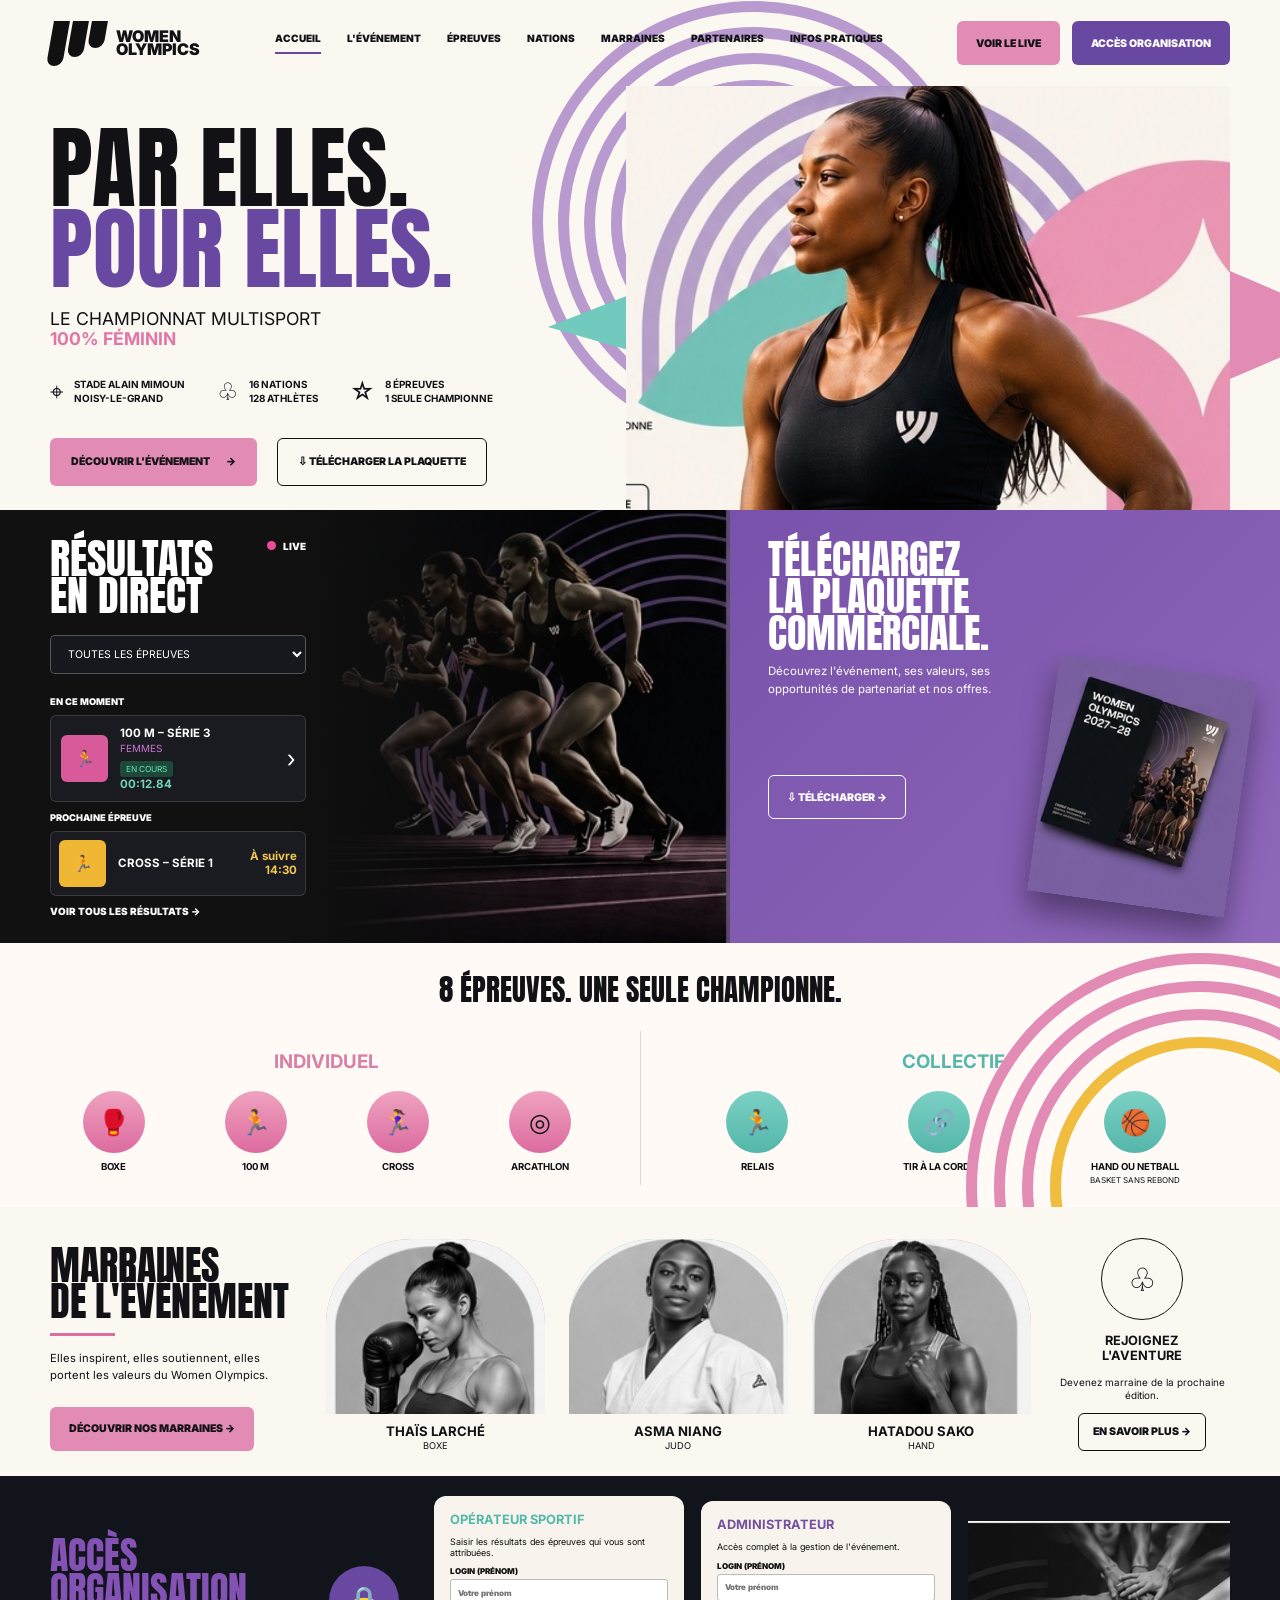
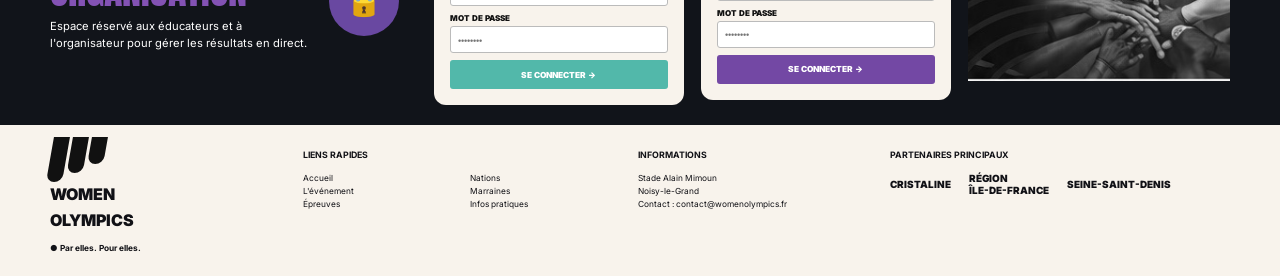
<file: index.html>
<!DOCTYPE html>
<html lang="fr">
<head>
  <meta charset="UTF-8" />
  <meta name="viewport" content="width=device-width, initial-scale=1.0" />
  <meta name="description" content="Women Olympics — Par elles. Pour elles." />
  <title>Women Olympics</title>
  <link rel="stylesheet" href="css/style.css" />
</head>
<body>
  <header class="site-header">
    <div class="container nav">
      <a href="#accueil" class="brand" aria-label="Women Olympics">
        <span class="brand-mark"><i></i><i></i><i></i></span>
        <span class="brand-name">Women<br>Olympics</span>
      </a>

      <button class="menu-toggle" id="menuToggle" aria-label="Ouvrir le menu">☰</button>

      <nav id="mainNav">
        <a href="#accueil">Accueil</a>
        <a href="#evenement">L'événement</a>
        <a href="#epreuves">Épreuves</a>
        <a href="#nations">Nations</a>
        <a href="#marraines">Marraines</a>
        <a href="#partenaires">Partenaires</a>
        <a href="#infos">Infos pratiques</a>
      </nav>

      <div class="nav-cta">
        <a class="btn pink" href="#live">Voir le live</a>
        <a class="btn purple" href="#organisation">Accès organisation</a>
      </div>
    </div>
  </header>

  <main>
    <section class="hero" id="accueil">
      <div class="hero-rings"></div>
      <div class="hero-star"></div>
      <div class="hero-teal"></div>

      <div class="container hero-grid">
        <div class="hero-copy">
          <h1>Par elles.<br><span>Pour elles.</span></h1>
          <p class="hero-subtitle">Le championnat multisport<br><strong>100% féminin</strong></p>

          <div class="hero-infos">
            <div><span class="icon">⌖</span><p>Stade Alain Mimoun<br>Noisy-le-Grand</p></div>
            <div><span class="icon">♧</span><p>16 nations<br>128 athlètes</p></div>
            <div><span class="icon">☆</span><p>8 épreuves<br>1 seule championne</p></div>
          </div>

          <div class="hero-actions">
            <a class="btn pink large" href="#evenement">Découvrir l'événement <span>→</span></a>
            <a class="btn outline large" href="#">⇩ Télécharger la plaquette</a>
          </div>
        </div>

        <div class="hero-photo-wrap">
          <img src="assets/hero-athlete.jpg" alt="Athlète Women Olympics" class="hero-photo" />
        </div>
      </div>
    </section>

    <section class="live-commercial" id="live">
      <div class="live-panel">
        <div class="live-overlay"></div>
        <img src="assets/runners.jpg" alt="" class="runners-photo" />

        <div class="live-copy">
          <div class="live-title-row">
            <h2>Résultats<br>en direct</h2>
            <span class="live-badge"><i></i> Live</span>
          </div>

          <select aria-label="Toutes les épreuves">
            <option>Toutes les épreuves</option>
            <option>100 m</option>
            <option>Cross</option>
            <option>Boxe</option>
            <option>Relais</option>
          </select>

          <p class="micro">En ce moment</p>
          <article class="score-card">
            <span class="score-icon">🏃</span>
            <div>
              <h3>100 m – Série 3</h3>
              <p>Femmes</p>
              <small>En cours</small>
              <strong>00:12.84</strong>
            </div>
            <span class="chevron">›</span>
          </article>

          <p class="micro">Prochaine épreuve</p>
          <article class="score-card compact">
            <span class="score-icon yellow">🏃</span>
            <div>
              <h3>Cross – Série 1</h3>
            </div>
            <strong>À suivre<br>14:30</strong>
          </article>

          <a class="live-link" href="#">Voir tous les résultats →</a>
        </div>
      </div>

      <div class="commercial-panel">
        <div class="commercial-copy">
          <h2>Téléchargez<br>la plaquette<br>commerciale.</h2>
          <p>Découvrez l'événement, ses valeurs, ses opportunités de partenariat et nos offres.</p>
          <a class="btn white-outline" href="#">⇩ Télécharger →</a>
        </div>
        <img src="assets/brochure.jpg" alt="Plaquette commerciale Women Olympics" class="brochure-img" />
      </div>
    </section>

    <section class="events" id="epreuves">
      <div class="events-rings"></div>
      <div class="container">
        <h2>8 épreuves. Une seule championne.</h2>

        <div class="events-grid">
          <div class="event-group">
            <h3>Individuel</h3>
            <div class="event-items">
              <article><span>🥊</span><b>Boxe</b></article>
              <article><span>🏃</span><b>100 m</b></article>
              <article><span>🏃‍♀️</span><b>Cross</b></article>
              <article><span>◎</span><b>Arcathlon</b></article>
            </div>
          </div>

          <div class="divider"></div>

          <div class="event-group collective">
            <h3>Collectif</h3>
            <div class="event-items">
              <article><span>🏃</span><b>Relais</b></article>
              <article><span>🔗</span><b>Tir à la corde</b></article>
              <article><span>🏀</span><b>Hand ou Netball</b><small>Basket sans rebond</small></article>
            </div>
          </div>
        </div>
      </div>
    </section>

    <section class="godmothers" id="marraines">
      <div class="container godmothers-grid">
        <div class="godmother-intro">
          <h2>Marraines<br>de l'événement</h2>
          <span class="accent"></span>
          <p>Elles inspirent, elles soutiennent, elles portent les valeurs du Women Olympics.</p>
          <a class="btn pink" href="#">Découvrir nos marraines →</a>
        </div>

        <article class="godmother-card">
          <div class="arch purple-bg">
            <img src="assets/godmother-1.jpg" alt="Thaïs Larché" />
          </div>
          <h3>Thaïs Larché</h3>
          <p>Boxe</p>
        </article>

        <article class="godmother-card">
          <div class="arch teal-bg">
            <img src="assets/godmother-2.jpg" alt="Asma Niang" />
          </div>
          <h3>Asma Niang</h3>
          <p>Judo</p>
        </article>

        <article class="godmother-card">
          <div class="arch pink-bg">
            <img src="assets/godmother-3.jpg" alt="Hatadou Sako" />
          </div>
          <h3>Hatadou Sako</h3>
          <p>Hand</p>
        </article>

        <aside class="join-card">
          <div class="join-icon">♧</div>
          <h3>Rejoignez<br>l'aventure</h3>
          <p>Devenez marraine de la prochaine édition.</p>
          <a class="btn outline small" href="#">En savoir plus →</a>
        </aside>
      </div>
    </section>

    <section class="organisation" id="organisation">
      <div class="container organisation-grid">
        <div class="organisation-intro">
          <h2>Accès<br>organisation</h2>
          <p>Espace réservé aux éducateurs et à l'organisateur pour gérer les résultats en direct.</p>
        </div>

        <div class="lock-circle">🔒</div>

        <form class="login-card operator">
          <h3>Opérateur sportif</h3>
          <p>Saisir les résultats des épreuves qui vous sont attribuées.</p>
          <label>Login (prénom)<input type="text" placeholder="Votre prénom" /></label>
          <label>Mot de passe<input type="password" placeholder="••••••••" /></label>
          <button type="button">Se connecter →</button>
        </form>

        <form class="login-card admin">
          <h3>Administrateur</h3>
          <p>Accès complet à la gestion de l'événement.</p>
          <label>Login (prénom)<input type="text" placeholder="Votre prénom" /></label>
          <label>Mot de passe<input type="password" placeholder="••••••••" /></label>
          <button type="button">Se connecter →</button>
        </form>

        <img src="assets/team-hands.jpg" alt="Équipe Women Olympics" class="team-photo" />
      </div>
    </section>

    <section class="partners" id="partenaires">
      <div class="container footer-grid" id="infos">
        <div class="footer-brand">
          <a href="#accueil" class="brand">
            <span class="brand-mark"><i></i><i></i><i></i></span>
            <span class="brand-name">Women<br>Olympics</span>
          </a>
          <p>● Par elles. Pour elles.</p>
        </div>

        <div>
          <h4>Liens rapides</h4>
          <a href="#accueil">Accueil</a>
          <a href="#evenement">L'événement</a>
          <a href="#epreuves">Épreuves</a>
        </div>

        <div>
          <h4>&nbsp;</h4>
          <a href="#nations">Nations</a>
          <a href="#marraines">Marraines</a>
          <a href="#infos">Infos pratiques</a>
        </div>

        <div>
          <h4>Informations</h4>
          <p>Stade Alain Mimoun<br>Noisy-le-Grand<br>Contact : contact@womenolympics.fr</p>
        </div>

        <div class="partner-logos">
          <h4>Partenaires principaux</h4>
          <div>
            <span>Cristaline</span>
            <span>Région<br>Île-de-France</span>
            <span>Seine-Saint-Denis</span>
          </div>
        </div>
      </div>
    </section>
  </main>

  <script src="js/app.js"></script>
</body>
</html>
</file>
<file: css/style.css>
@import url('https://fonts.googleapis.com/css2?family=Anton&family=Inter:wght@400;500;600;700;800;900&display=swap');

:root{
  --purple:#6948a1;
  --lavender:#b99acf;
  --pink:#e28bb4;
  --teal:#72c9be;
  --yellow:#f1bd3f;
  --ink:#111116;
  --cream:#f8f3ec;
  --white:#fff;
}

*{box-sizing:border-box}
html{scroll-behavior:smooth}
body{margin:0;background:var(--cream);color:var(--ink);font-family:Inter,Arial,sans-serif}
a{color:inherit;text-decoration:none}
button,input,select{font:inherit}
.container{width:min(1180px,calc(100% - 44px));margin:auto}

.site-header{position:absolute;top:0;left:0;width:100%;z-index:50}
.nav{height:86px;display:flex;align-items:center;justify-content:space-between;gap:22px}
.brand{display:flex;align-items:center;gap:12px;font-weight:900;text-transform:uppercase;line-height:.82}
.brand-mark{display:flex;gap:3px;align-items:flex-start;transform:skew(-10deg)}
.brand-mark i{display:block;width:16px;background:#111;border-radius:0 0 16px 16px}
.brand-mark i:nth-child(1){height:45px}
.brand-mark i:nth-child(2){height:36px}
.brand-mark i:nth-child(3){height:27px}
.brand-name{font-size:1rem}
nav{display:flex;gap:26px;font-size:.63rem;font-weight:900;text-transform:uppercase}
nav a:first-child{border-bottom:2px solid var(--purple);padding-bottom:8px}
.nav-cta{display:flex;gap:12px}
.menu-toggle{display:none;width:44px;height:44px;border:0;border-radius:7px;background:#111;color:#fff}

.btn{display:inline-flex;align-items:center;justify-content:center;gap:16px;min-height:44px;padding:0 18px;border:1px solid transparent;border-radius:6px;font-size:.66rem;font-weight:900;text-transform:uppercase}
.btn.pink{background:var(--pink)}
.btn.purple{background:var(--purple);color:#fff}
.btn.outline{border-color:#111;background:transparent}
.btn.large{min-height:48px;padding:0 20px}
.btn.small{min-height:38px;padding:0 14px}
.btn.white-outline{border-color:#fff;color:#fff}

.hero{position:relative;overflow:hidden;min-height:510px;padding-top:86px;background:#fbf7f1}
.hero-grid{position:relative;z-index:3;display:grid;grid-template-columns:48% 52%;min-height:424px}
.hero-copy{padding-top:42px}
.hero h1{margin:0;font-family:Anton,Impact,sans-serif;font-size:clamp(4rem,7vw,6.4rem);font-weight:400;line-height:.9;text-transform:uppercase}
.hero h1 span{color:var(--purple)}
.hero-subtitle{margin:20px 0 27px;font-size:1.1rem;text-transform:uppercase;line-height:1.15}
.hero-subtitle strong{color:#df77a7}
.hero-infos{display:flex;gap:32px;margin-bottom:32px}
.hero-infos div{display:flex;gap:10px;align-items:flex-start}
.hero-infos p{margin:0;font-size:.62rem;font-weight:700;line-height:1.45;text-transform:uppercase}
.icon{font-size:1.5rem}
.hero-actions{display:flex;gap:20px}
.hero-photo-wrap{position:relative;height:424px;overflow:hidden}
.hero-photo{position:absolute;right:-10px;bottom:0;width:100%;height:100%;object-fit:cover;object-position:55% 38%;mix-blend-mode:multiply}
.hero-rings{position:absolute;top:80px;right:30%;width:285px;height:285px;border:11px solid var(--lavender);border-radius:50%;box-shadow:0 0 0 16px #fbf7f1,0 0 0 27px var(--lavender),0 0 0 42px #fbf7f1,0 0 0 53px var(--lavender),0 0 0 68px #fbf7f1,0 0 0 79px var(--lavender)}
.hero-star{position:absolute;right:-75px;top:145px;width:360px;height:360px;background:var(--pink);clip-path:polygon(50% 0,63% 34%,100% 50%,63% 66%,50% 100%,37% 66%,0 50%,37% 34%)}
.hero-teal{position:absolute;top:240px;right:40%;width:220px;height:150px;background:var(--teal);clip-path:polygon(0 58%,100% 0,100% 100%)}

.live-commercial{display:grid;grid-template-columns:57% 43%;min-height:380px;background:#111}
.live-panel{position:relative;overflow:hidden;min-height:380px;background:#111;color:#fff}
.runners-photo{position:absolute;right:0;bottom:0;width:60%;height:100%;object-fit:cover;filter:saturate(.65) contrast(1.15)}
.live-overlay{position:absolute;inset:0;background:linear-gradient(90deg,#111 0 38%,rgba(17,17,17,.2) 80%);z-index:1}
.live-copy{position:relative;z-index:2;width:42%;padding:30px 0 24px max(32px,calc((100vw - min(100vw - 44px,1180px))/2))}
.live-title-row{display:flex;justify-content:space-between;align-items:start}
.live-title-row h2,.commercial-copy h2,.godmother-intro h2,.organisation h2{margin:0;font-family:Anton,Impact,sans-serif;font-weight:400;text-transform:uppercase}
.live-title-row h2{font-size:2.6rem;line-height:.9}
.live-badge{font-size:.62rem;text-transform:uppercase;font-weight:900}
.live-badge i{display:inline-block;width:9px;height:9px;background:#ed4c98;border-radius:50%;margin-right:5px}
.live-copy select{width:100%;margin:20px 0 12px;padding:11px 13px;border:1px solid #ffffff44;border-radius:5px;background:#17181d;color:#fff;font-size:.66rem;text-transform:uppercase}
.micro{margin:10px 0 8px;font-size:.58rem;font-weight:900;text-transform:uppercase}
.score-card{display:flex;align-items:center;gap:12px;padding:10px;border:1px solid #ffffff22;border-radius:6px;background:#1a1b20}
.score-card.compact{padding:8px}
.score-icon{display:grid;width:47px;height:47px;place-items:center;border-radius:6px;background:#d85a9a}
.score-icon.yellow{background:#f0b735}
.score-card h3{margin:0;font-size:.72rem;text-transform:uppercase}
.score-card p{margin:2px 0;color:#ca76d0;font-size:.62rem;text-transform:uppercase}
.score-card small{display:inline-block;padding:3px 6px;border-radius:3px;background:#1c493a;color:#6ae2b7;font-size:.52rem;text-transform:uppercase}
.score-card strong{display:block;color:#70d5bd;font-size:.72rem}
.compact>strong{margin-left:auto;color:#f3c84f;text-align:right}
.chevron{margin-left:auto;font-size:1.5rem}
.live-link{display:inline-block;margin-top:9px;font-size:.62rem;font-weight:900;text-transform:uppercase}

.commercial-panel{position:relative;overflow:hidden;background:linear-gradient(135deg,#7852aa,#8f67bb);color:#fff}
.commercial-copy{width:52%;padding:31px 0 25px 38px}
.commercial-copy h2{font-size:2.5rem;line-height:.92}
.commercial-copy p{font-size:.72rem;line-height:1.55}
.commercial-copy .btn{margin-top:65px}
.brochure-img{position:absolute;right:7%;bottom:38px;width:36%;transform:rotate(8deg);box-shadow:0 18px 30px #0006}

.events{position:relative;overflow:hidden;padding:25px 0 22px;background:#fffaf5}
.events h2{margin:0 0 20px;font-family:Anton,Impact,sans-serif;font-size:1.8rem;font-weight:400;text-align:center;text-transform:uppercase}
.events-grid{display:grid;grid-template-columns:1fr 1px 1fr;gap:36px}
.divider{background:#ded8d1}
.event-group h3{text-align:center;text-transform:uppercase;color:#da80a6}
.collective h3{color:#56b7ac}
.event-items{display:flex;justify-content:space-around;gap:15px}
.event-items article{text-align:center;font-size:.6rem;text-transform:uppercase}
.event-items span{display:grid;width:62px;height:62px;margin:0 auto 8px;place-items:center;border-radius:50%;background:linear-gradient(#efa2bf,#dc6b9f);font-size:1.55rem}
.collective .event-items span{background:linear-gradient(#7bd1c4,#54b6aa)}
.event-items small{display:block;font-size:.5rem;margin-top:3px}
.events-rings{position:absolute;right:-70px;bottom:-130px;width:300px;height:300px;border:11px solid var(--yellow);border-radius:50%;box-shadow:0 0 0 17px #fffaf5,0 0 0 28px var(--pink),0 0 0 45px #fffaf5,0 0 0 56px var(--pink),0 0 0 73px #fffaf5,0 0 0 84px var(--pink)}

.godmothers{padding:31px 0 25px;background:#fbf7f1}
.godmothers-grid{display:grid;grid-template-columns:1.15fr 1fr 1fr 1fr .8fr;gap:24px;align-items:end}
.godmother-intro h2{font-size:2.5rem;line-height:.9}
.accent{display:block;width:65px;height:3px;background:#dc6f9f;margin:14px 0}
.godmother-intro p{font-size:.7rem;line-height:1.5}
.godmother-intro .btn{margin-top:12px}
.arch{height:175px;border-radius:85px 85px 0 0;overflow:hidden}
.arch img{width:100%;height:100%;object-fit:cover;filter:grayscale(1)}
.purple-bg{background:var(--lavender)}
.teal-bg{background:var(--teal)}
.pink-bg{background:var(--pink)}
.godmother-card{text-align:center}
.godmother-card h3{margin:9px 0 1px;font-size:.82rem;text-transform:uppercase}
.godmother-card p{margin:0;font-size:.58rem;text-transform:uppercase}
.join-card{text-align:center}
.join-icon{display:grid;width:82px;height:82px;margin:auto;place-items:center;border:1px solid #111;border-radius:50%;font-size:2rem}
.join-card h3{font-size:.8rem;text-transform:uppercase}
.join-card p{font-size:.62rem;line-height:1.35}

.organisation{padding:20px 0;background:#11141a;color:#fff}
.organisation-grid{display:grid;grid-template-columns:1.05fr .35fr 1fr 1fr 1.05fr;gap:17px;align-items:center}
.organisation h2{color:#8352b4;font-size:2.4rem;line-height:.9}
.organisation-intro p{font-size:.7rem;line-height:1.5}
.lock-circle{display:grid;width:70px;height:70px;place-items:center;border-radius:50%;background:var(--purple);font-size:1.8rem}
.login-card{padding:16px;border-radius:12px;background:#f8f3ec;color:#111}
.login-card h3{margin:0 0 4px;font-size:.8rem;text-transform:uppercase}
.operator h3{color:#53b7aa}
.admin h3{color:#7450a3}
.login-card p{font-size:.56rem}
.login-card label{display:block;margin-top:7px;font-size:.5rem;font-weight:900;text-transform:uppercase}
.login-card input{display:block;width:100%;height:27px;margin-top:3px;padding:0 7px;border:1px solid #bbb;border-radius:3px}
.login-card button{width:100%;height:29px;margin-top:7px;border:0;border-radius:3px;color:#fff;font-size:.52rem;font-weight:900;text-transform:uppercase}
.operator button{background:#52b8aa}
.admin button{background:#7348a4}
.team-photo{width:100%;height:160px;object-fit:cover;filter:grayscale(1)}

.partners{padding:12px 0;background:#f8f3ec}
.footer-grid{display:grid;grid-template-columns:1.2fr .75fr .75fr 1.2fr 1.8fr;gap:26px;align-items:start}
.footer-grid h4{font-size:.55rem;text-transform:uppercase}
.footer-grid a,.footer-grid p{display:block;font-size:.52rem;line-height:1.6}
.footer-brand p{font-weight:700}
.partner-logos div{display:flex;gap:18px;align-items:center}
.partner-logos span{font-size:.62rem;font-weight:900;text-transform:uppercase}

@media(max-width:1050px){
  nav{display:none;position:absolute;top:75px;left:20px;right:20px;padding:20px;border-radius:12px;background:#fff;box-shadow:0 20px 40px #0003;flex-direction:column}
  nav.open{display:flex}
  .menu-toggle{display:block}
  .nav-cta{display:none}
  .hero-grid{grid-template-columns:1fr}
  .hero-copy{padding-top:55px}
  .hero-photo-wrap{height:420px}
  .live-commercial{grid-template-columns:1fr}
  .live-copy{width:48%;padding-left:30px}
  .godmothers-grid{grid-template-columns:1fr 1fr}
  .godmother-intro,.join-card{grid-column:span 2}
  .organisation-grid{grid-template-columns:1fr 1fr}
  .organisation-intro,.team-photo{grid-column:span 2}
  .lock-circle{display:none}
  .footer-grid{grid-template-columns:1fr 1fr}
}

@media(max-width:700px){
  .container{width:min(100% - 28px,1180px)}
  .hero h1{font-size:4rem}
  .hero-infos{flex-direction:column;gap:14px}
  .hero-actions{flex-direction:column}
  .hero-actions .btn{width:100%}
  .hero-photo-wrap{height:360px}
  .hero-rings{transform:scale(.65);transform-origin:center}
  .live-copy{width:100%;padding:28px 18px 280px}
  .runners-photo{width:100%;height:300px}
  .live-overlay{background:linear-gradient(#111 0 45%,rgba(17,17,17,.15))}
  .commercial-panel{min-height:500px}
  .commercial-copy{width:100%;padding:30px 22px}
  .commercial-copy .btn{margin-top:15px}
  .brochure-img{width:42%;bottom:25px}
  .events-grid{grid-template-columns:1fr}
  .divider{display:none}
  .event-items{flex-wrap:wrap}
  .event-items article{width:42%}
  .godmothers-grid{grid-template-columns:1fr}
  .godmother-intro,.join-card{grid-column:auto}
  .organisation-grid{grid-template-columns:1fr}
  .organisation-intro,.team-photo{grid-column:auto}
  .footer-grid{grid-template-columns:1fr}
}
</file>
